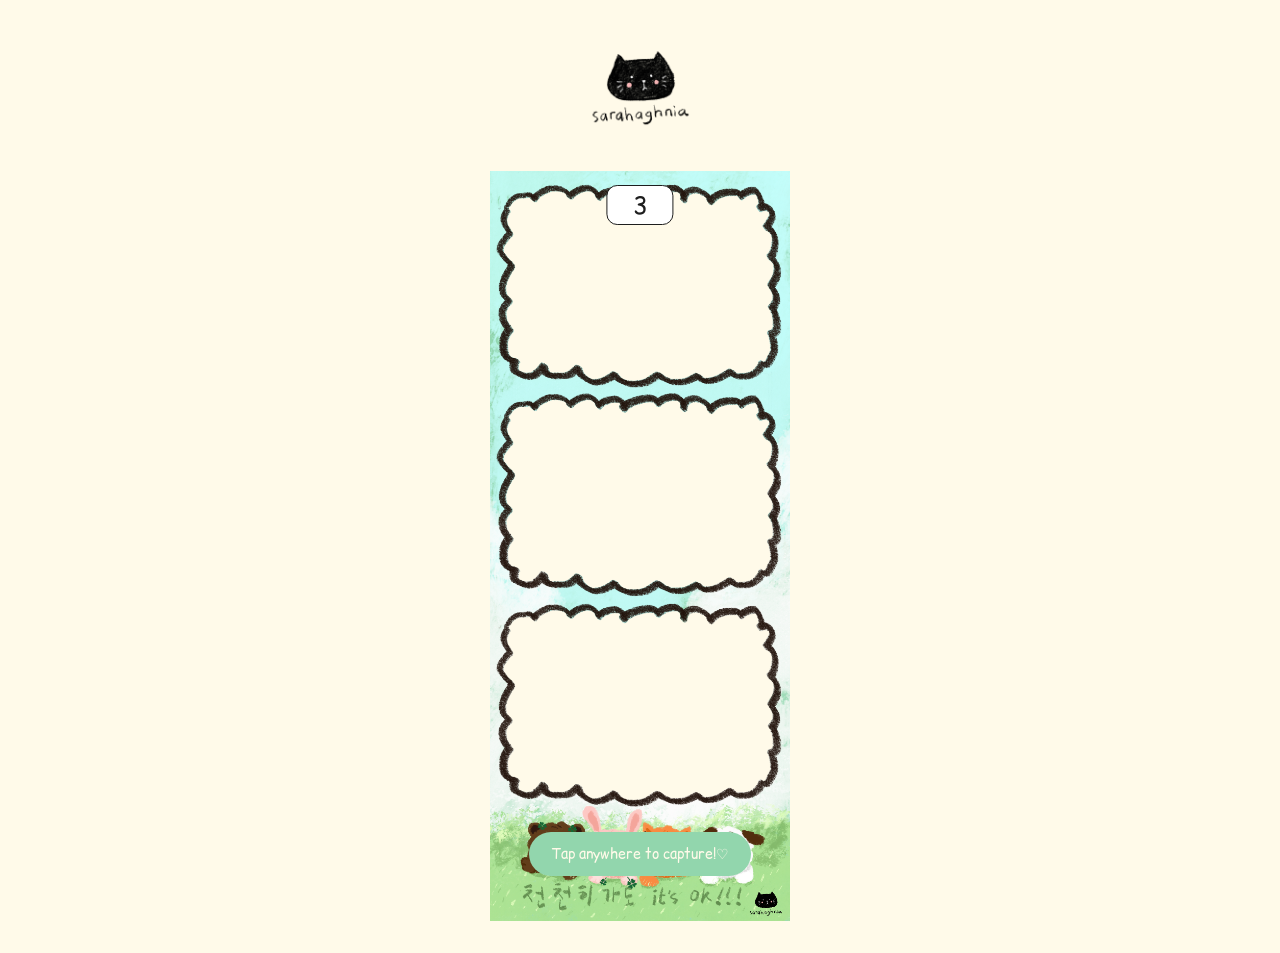
<file: camera.html>
<!DOCTYPE html>
<html lang="en">
<head>
  <meta charset="UTF-8" />
  <meta name="viewport" content="width=device-width, initial-scale=1.0">
  <title>Camera</title>

  <!-- Favicon -->
  <link rel="icon" href="Assets/fish-photobooth/IMG_2476.png" type="image/x-icon" />
  <link rel="stylesheet" href="StyleSheets/camera.css" />
  
</head>
<body>
  <div class="logo">
    <img src="Assets/fish-photobooth/IMG_2475.png" alt="Logo">
  </div>
  <p class="instructions"> Tap anywhere to capture!♡
  </p>

  <div class="photobooth-container" id="booth">
    <!--<div class="bubble-container"></div>-->
    <div class="countdown-timer">3</div>
    <canvas id="finalCanvas"></canvas>
    <video id="liveVideo" autoplay playsinline muted></video>
    <img class="frame-overlay" src="Assets/fish-photobooth/camerapage/frame.png" alt="frame overlay" />
  </div>

  <div class="controls">
    <button id="takePhoto">Capture</button>
    <button id="readyButton" disabled style="display: none;">Ready</button>
  </div>

  <script src="Javascripts/camera.js"></script>
  <!--<script src="Javascripts/bubbles.js"></script>-->
</body>
</html>
</file>
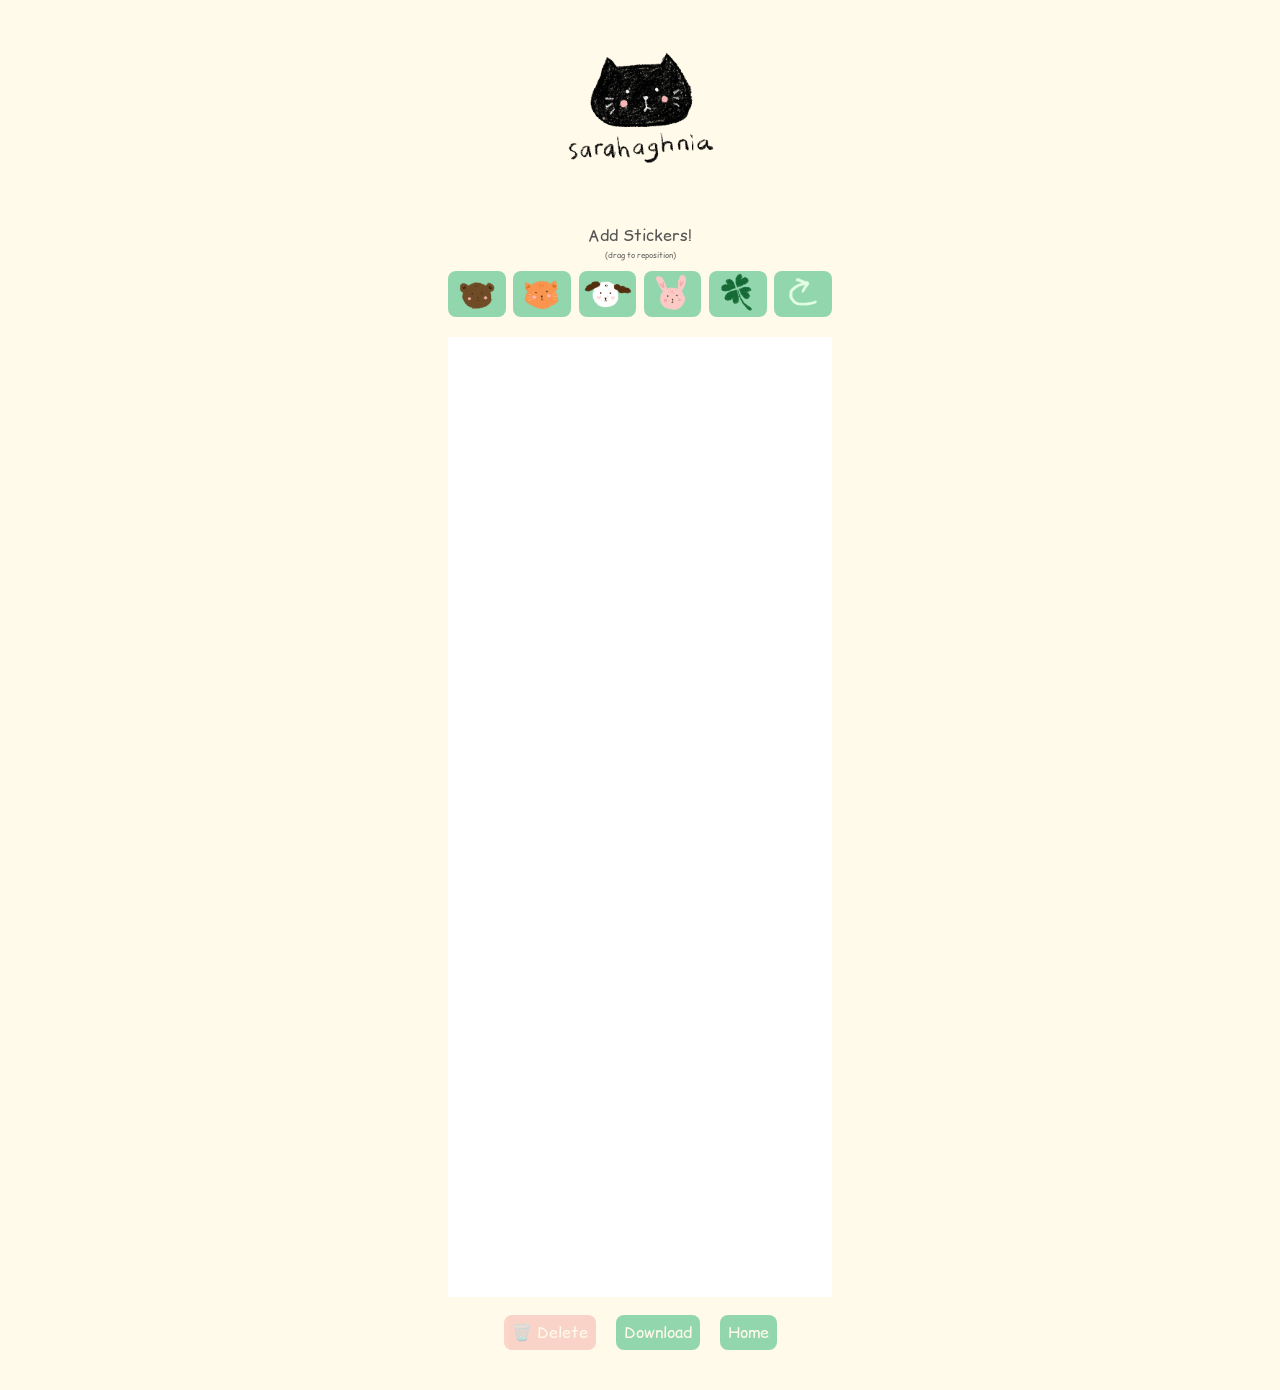
<file: final.html>
<!DOCTYPE html>
<html lang="en">
<head>
  <meta charset="UTF-8">
  <meta name="viewport" content="width=device-width, initial-scale=1.0" />
  <title>Decorate & Download</title>

  <!-- Favicon -->
  <link rel="icon" href="Assets/fish-photobooth/IMG-2476.png" type="image/x-icon" />
  <link rel="stylesheet" href="StyleSheets/final.css" />
</head>
<body>
  <div class="logo">
    <img src="Assets/fish-photobooth/IMG_2475.png" alt="Logo">
  </div>

  <div class="heading-content">
    <div class="menu-header" style="display: none;"></div>
    <div class="sticker-container">
      <h1>Add Stickers!</h1>
      <p>(drag to reposition)</p>
      <div class="sticker-btns">
        <button id="addFish" class="sticker-btn fish-btn">Add Fish</button>
        <button id="addOctopus" class="sticker-btn octopus-btn">Add Octopus</button>
        <button id="addSeaweed" class="sticker-btn seaweed-btn">Add Seaweed</button>
        <button id="addAx" class="sticker-btn axolotl-btn">Add Axolotl</button>
        <button id="addBubble" class="sticker-btn bubble-btn">Add Bubble</button>
        <button id="reset" class="sticker-btn reset-btn">Reset</button>
      </div>
    </div>
  </div>

  <div id="canvasContainer">
    <canvas id="finalCanvas" width="1176" height="2940"></canvas>
  </div>

  <div class="button-container">
    <button id="deleteStickerBtn" class="delete-sticker-btn" type="button" disabled>🗑️ Delete</button>
    <button id="downloadBtn">Download</button>
    <button id="homeBtn">Home</button>
  </div>

  <script type="module" src="Javascripts/final.js"></script>
</body>
</html>
</file>
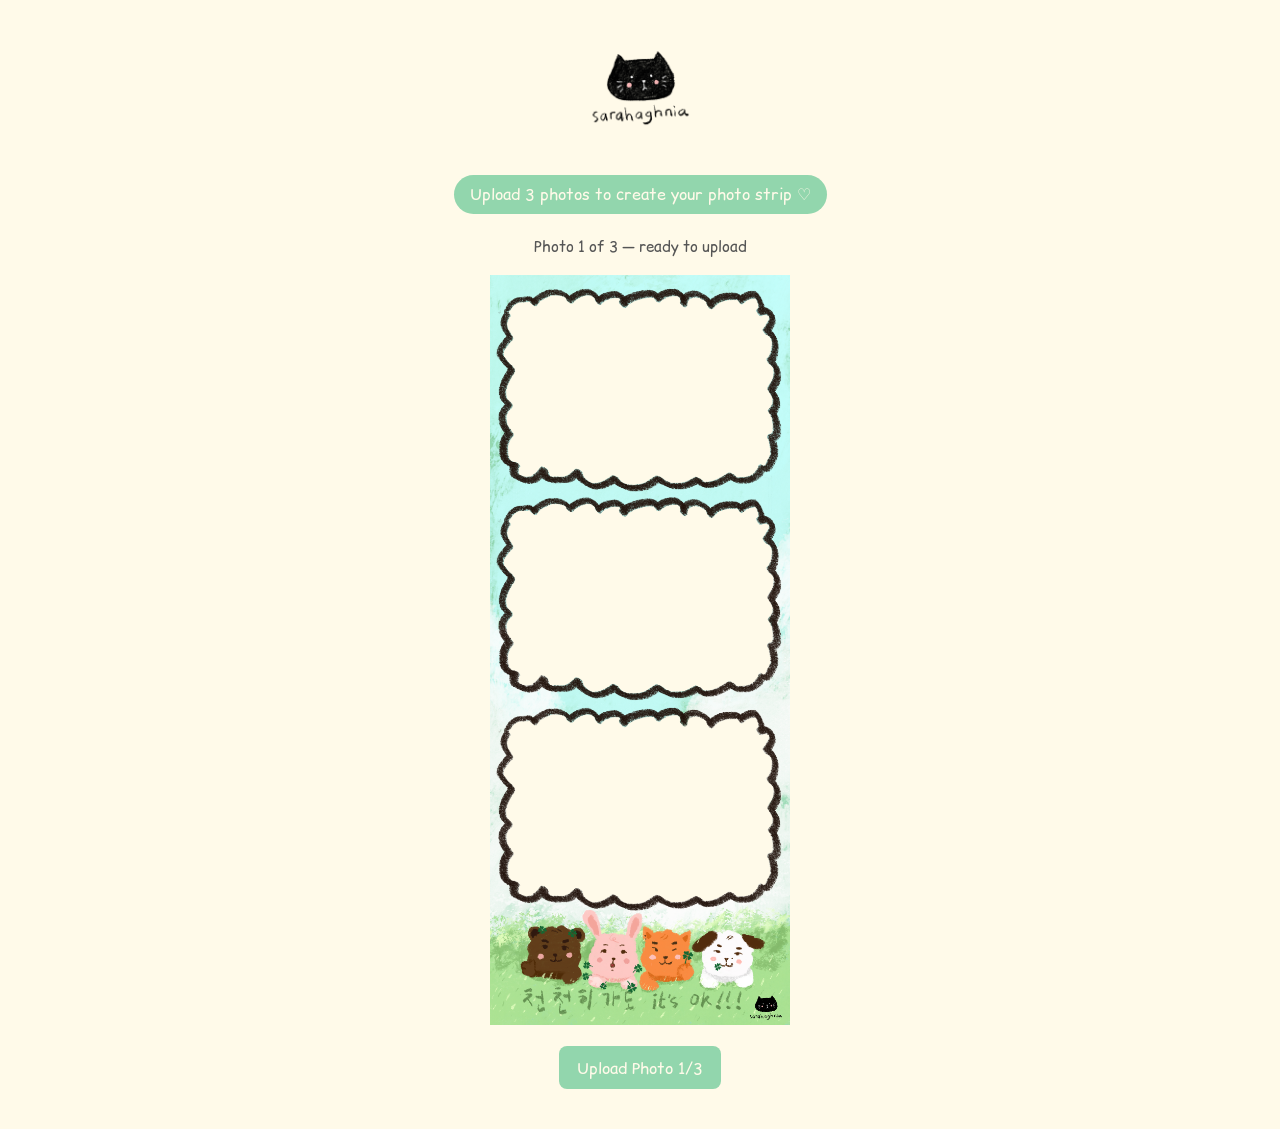
<file: upload.html>
<!DOCTYPE html>
<html lang="en">
<head>
  <meta charset="UTF-8" />
  <meta name="viewport" content="width=device-width, initial-scale=1.0">
  <title>Upload Photos</title>
  <link rel="icon" href="Assets/fish-photobooth/IMG_2476.png" type="image/x-icon" />
  <link rel="stylesheet" href="StyleSheets/camera.css" />
  <style>
    #uploadPhotoInput { display:none; }
    .upload-instructions { color:#fffae9; background:#92d6ad; display:inline-block; padding:.55rem 1rem; border-radius:30px; font-size:1rem; text-align:center; margin:.25rem 1rem; }
    .upload-status { color:#555; font-size:.95rem; text-align:center; margin:.25rem 1rem; min-height:1.4em; }
    .controls { display:flex; align-items:center; justify-content:center; flex-wrap:wrap; gap:.75rem; width:100%; padding:.5rem 1rem; }
    .controls button { font-family:'Comic Relief', cursive; font-size:1rem; color:#fffae9; background:#92d6ad; border:none; border-radius:.5rem; padding:.65rem 1.1rem; cursor:pointer; }
    .controls button:disabled { opacity:.5; cursor:not-allowed; }
  </style>
</head>
<body>
  <div class="logo"><img src="Assets/fish-photobooth/IMG_2475.png" alt="Logo"></div>
  <p class="upload-instructions">Upload 3 photos to create your photo strip ♡</p>
  <p class="upload-status" id="uploadStatus" aria-live="polite">Photo 1 of 3 — ready to upload</p>
  <div class="photobooth-container" id="booth">
    <canvas id="finalCanvas" width="1176" height="2940"></canvas>
    <input type="file" id="uploadPhotoInput" accept="image/*" />
    <img class="frame-overlay" src="Assets/fish-photobooth/camerapage/frame.png" alt="photo strip frame" />
  </div>
  <div class="controls">
    <button id="uploadPhoto" type="button">Upload Photo 1/3</button>
    <button id="downloadBtn" type="button" disabled style="display:none;">Download PNG</button>
    <button id="readyButton" type="button" disabled style="display:none;">Decorate!</button>
  </div>
  <script src="Javascripts/upload.js"></script>
</body>
</html>
</file>
<file: StyleSheets/camera.css>
@import url('https://fonts.googleapis.com/css2?family=Comic+Relief:wght@400;700&display=swap');
* { box-sizing:border-box; margin:0; padding:0; font-family:'Comic Relief', cursive; }
body { font-family:'Comic Relief', cursive; background:#fffae9; display:flex; flex-direction:column; align-items:center; justify-content:flex-start; min-height:100vh; padding-top:2rem; padding-bottom:2rem; gap:.85rem; }
.logo { position:relative; z-index:10; width:120px; height:auto; padding-bottom:0; }
.logo img { width:100%; height:auto; }
.photobooth-container { position:relative; width:min(88vw, 420px); aspect-ratio:1176 / 2940; overflow:hidden; }
@media (min-width:1025px) { .photobooth-container { width:min(35vw, 300px); } }
@media (max-width:480px) { .photobooth-container { width:60vw; max-width:none; } }
#liveVideo { position:absolute; top:0; left:0; width:100%; height:26.12%; object-fit:cover; transform:scaleX(-1); z-index:1; display:none; }
.countdown-timer { position:absolute; top:.9rem; left:50%; transform:translateX(-50%); z-index:100; display:flex; align-items:center; justify-content:center; width:4.20002rem; height:2.52rem; padding:.76365rem; border-radius:.675rem; border:1.22px solid #1E1E1E; background:#FFF; color:#1E1E1E; text-align:center; font-family:'Comic Relief', cursive; font-size:1.5273rem; font-weight:400; line-height:1; pointer-events:none; transition:none; }
#finalCanvas { position:absolute; inset:0; width:100%; height:100%; }
.frame-overlay { position:absolute; inset:0; width:100%; height:100%; object-fit:contain; pointer-events:none; z-index:3; }
.controls { display:none; }
button, #takePhoto { color:#fffae9; background-color:#92d6ad; font-family:'Comic Relief', cursive; border:none; border-radius:.5rem; cursor:pointer; }
#takePhoto { display:flex; justify-content:center; align-items:center; gap:.56169rem; width:10rem; height:3rem; padding:.5rem 1rem; }
.bubble-container { position:absolute; top:0; left:0; width:100%; aspect-ratio:588 / 735; overflow:hidden; pointer-events:none; z-index:100; }
.bubble { position:absolute; bottom:-100px; opacity:1; transform-origin:center; animation-name:riseSpin; animation-timing-function:linear; animation-fill-mode:forwards; }
@keyframes riseSpin { 0% { transform:translateY(0) rotate(0deg) scale(1); opacity:1; } 80% { opacity:1; } 100% { transform:translateY(-110vh) rotate(360deg) scale(.5); opacity:0; } }
.instruction, .instructions { position:fixed; bottom:max(24px, env(safe-area-inset-bottom)); left:50%; transform:translateX(-50%); z-index:200; padding:12px 22px; background:#92d6ad; color:#fffae9; border:none; border-radius:30px; font-family:'Comic Relief', cursive; font-size:14px; white-space:nowrap; pointer-events:none; }
button, input, select, textarea { font:inherit; }
</file>
<file: StyleSheets/final.css>
@import url('https://fonts.googleapis.com/css2?family=Comic+Relief:wght@400;700&display=swap');
* { font-family:'Comic Relief', cursive; }
body { background-color:#fffae9; display:flex; flex-direction:column; align-items:center; height:100%; padding:1rem 0 2rem; gap:0; }
h1 { color:#555; font-family:'Comic Relief', cursive; font-size:1rem; font-weight:400; }
p { font-family:'Comic Relief', cursive; font-size:.5em; color:#666; margin-top:-8px; }
.logo { position:relative; width:180px; }
.logo img { width:100%; height:auto; }
.sticker-container { display:flex; flex-direction:column; align-items:center; justify-content:flex-start; width:100%; gap:.2vh; margin-top:0; padding:0; }
#canvasContainer { position:relative; margin-top:20px; width:30vw; max-width:90vw; display:flex; justify-content:center; align-items:center; }
@media (max-width:768px) { #canvasContainer { width:80vw; max-width:90vw; } }
canvas { width:100%; height:auto; background:#fff; cursor:grab; display:block; }
.sticker-btns { display:flex; flex-direction:row; align-items:center; justify-content:space-between; width:100%; }
.sticker-btns button { cursor:pointer; }
.button-container { display:flex; flex-direction:row; align-items:center; justify-content:center; gap:20px; padding-top:2vh; }
.delete-sticker-btn { background-color:#f3a6a0; }
.delete-sticker-btn:disabled { opacity:.45; cursor:default; transform:none; }
button { font-family:'Comic Relief', cursive; font-size:1.2rem; font-weight:400; color:#fffae9; background-color:#92d6ad; border:none; border-radius:.5rem; text-align:center; transition:transform .2s ease-in-out; padding:.4rem .5rem; cursor:pointer; }
button:hover { transform:scale(1.05); }
.sticker-btn { width:15%; aspect-ratio:75/60; background-size:cover; background-position:center; background-color:#92d6ad; border:none; outline:none; cursor:pointer; margin:0; font-size:0; padding-left:1vw; padding-right:1vw; }
.fish-btn { background-image:url("../Assets/fish-photobooth/finalpage/fishButton.png"); }
.octopus-btn { background-image:url("../Assets/fish-photobooth/finalpage/octopusButton.png"); }
.seaweed-btn { background-image:url("../Assets/fish-photobooth/finalpage/seaweedButton.png"); }
.axolotl-btn { background-image:url("../Assets/fish-photobooth/finalpage/axolotlButton.png"); }
.bubble-btn { background-image:url("../Assets/fish-photobooth/finalpage/bubbleButton.png"); }
.reset-btn { background-image:url("../Assets/fish-photobooth/finalpage/resetButton.png"); }
.heading-content { display:flex; flex-direction:column; align-items:center; justify-content:flex-start; width:30vw; gap:1rem; margin-top:.425vh; padding:0; }
@media (max-width:768px) { .heading-content { width:90vw; } }
.menu-header { width:100%; aspect-ratio:517/68; background-image:url('../Assets/fish-photobooth/menupage/Header.png'); background-size:cover; background-repeat:no-repeat; background-position:center; margin:0; }
button, input, select, textarea { font:inherit; }
</file>
